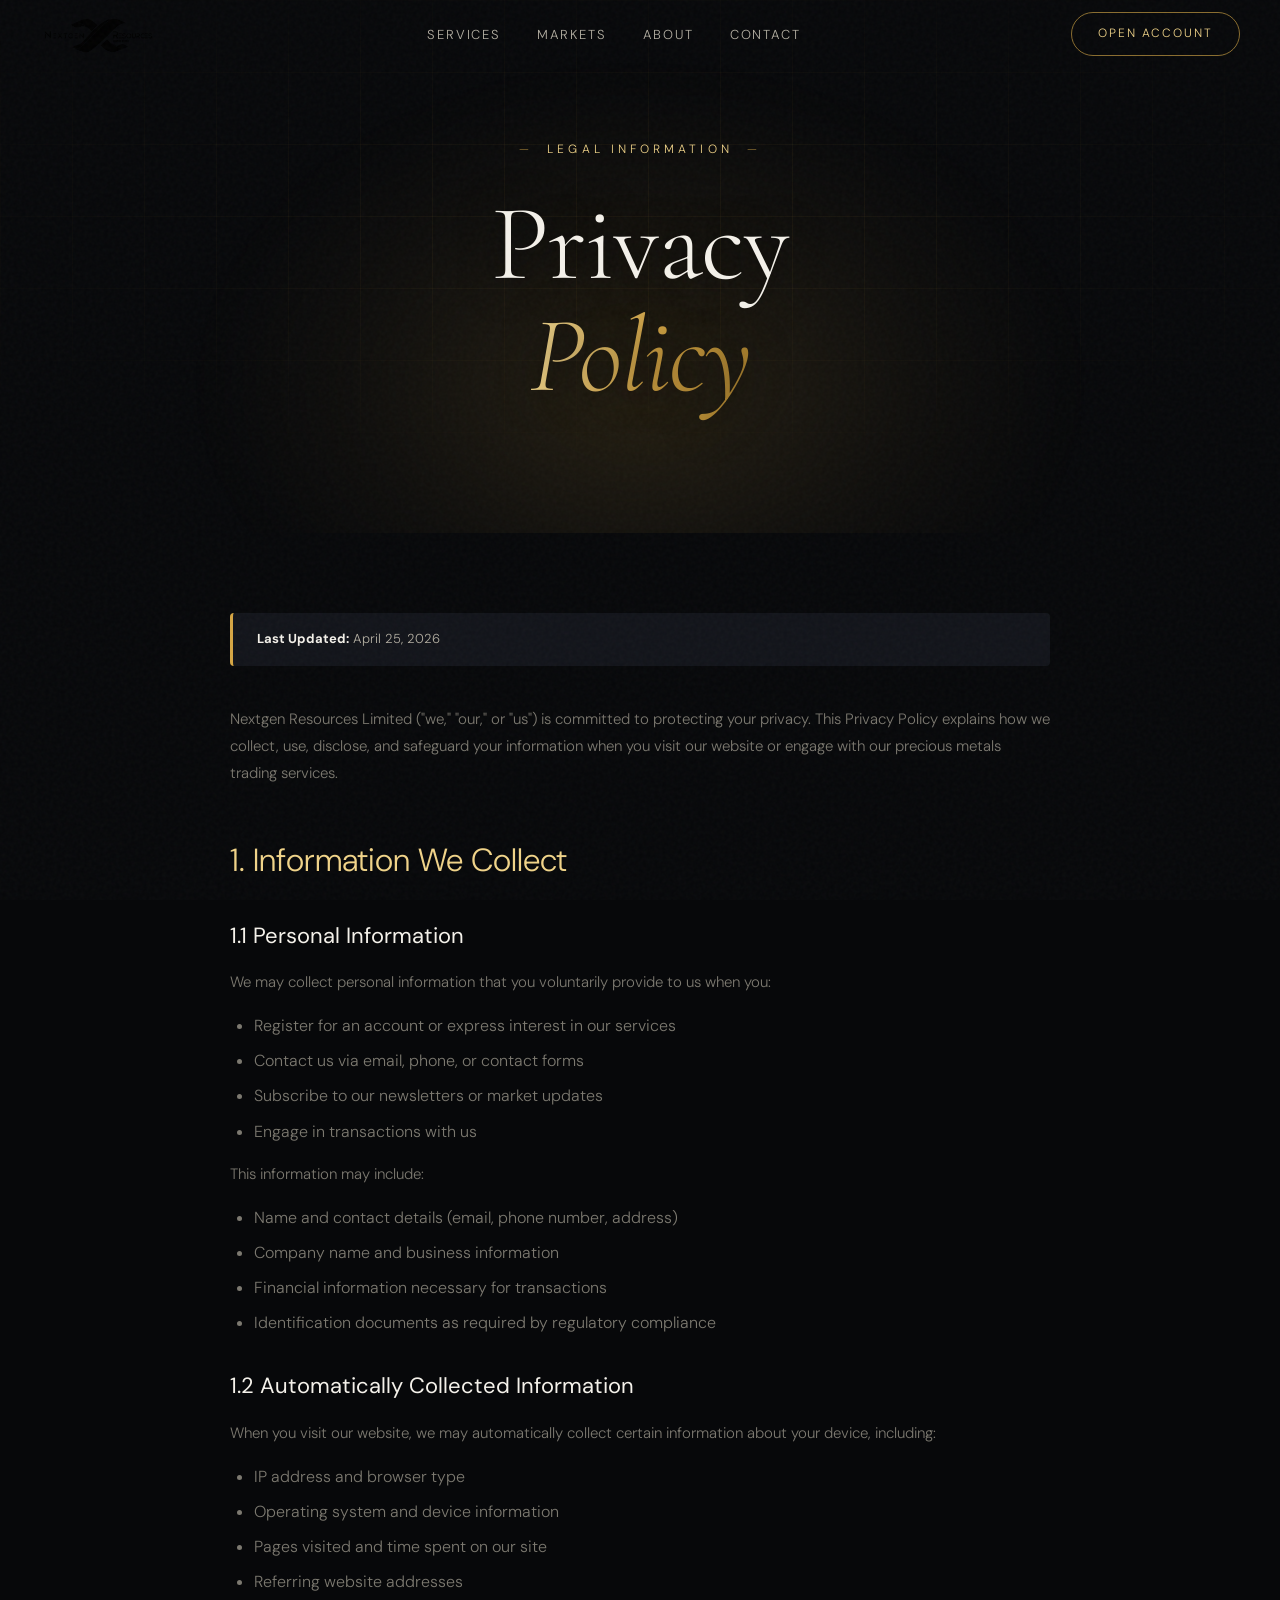
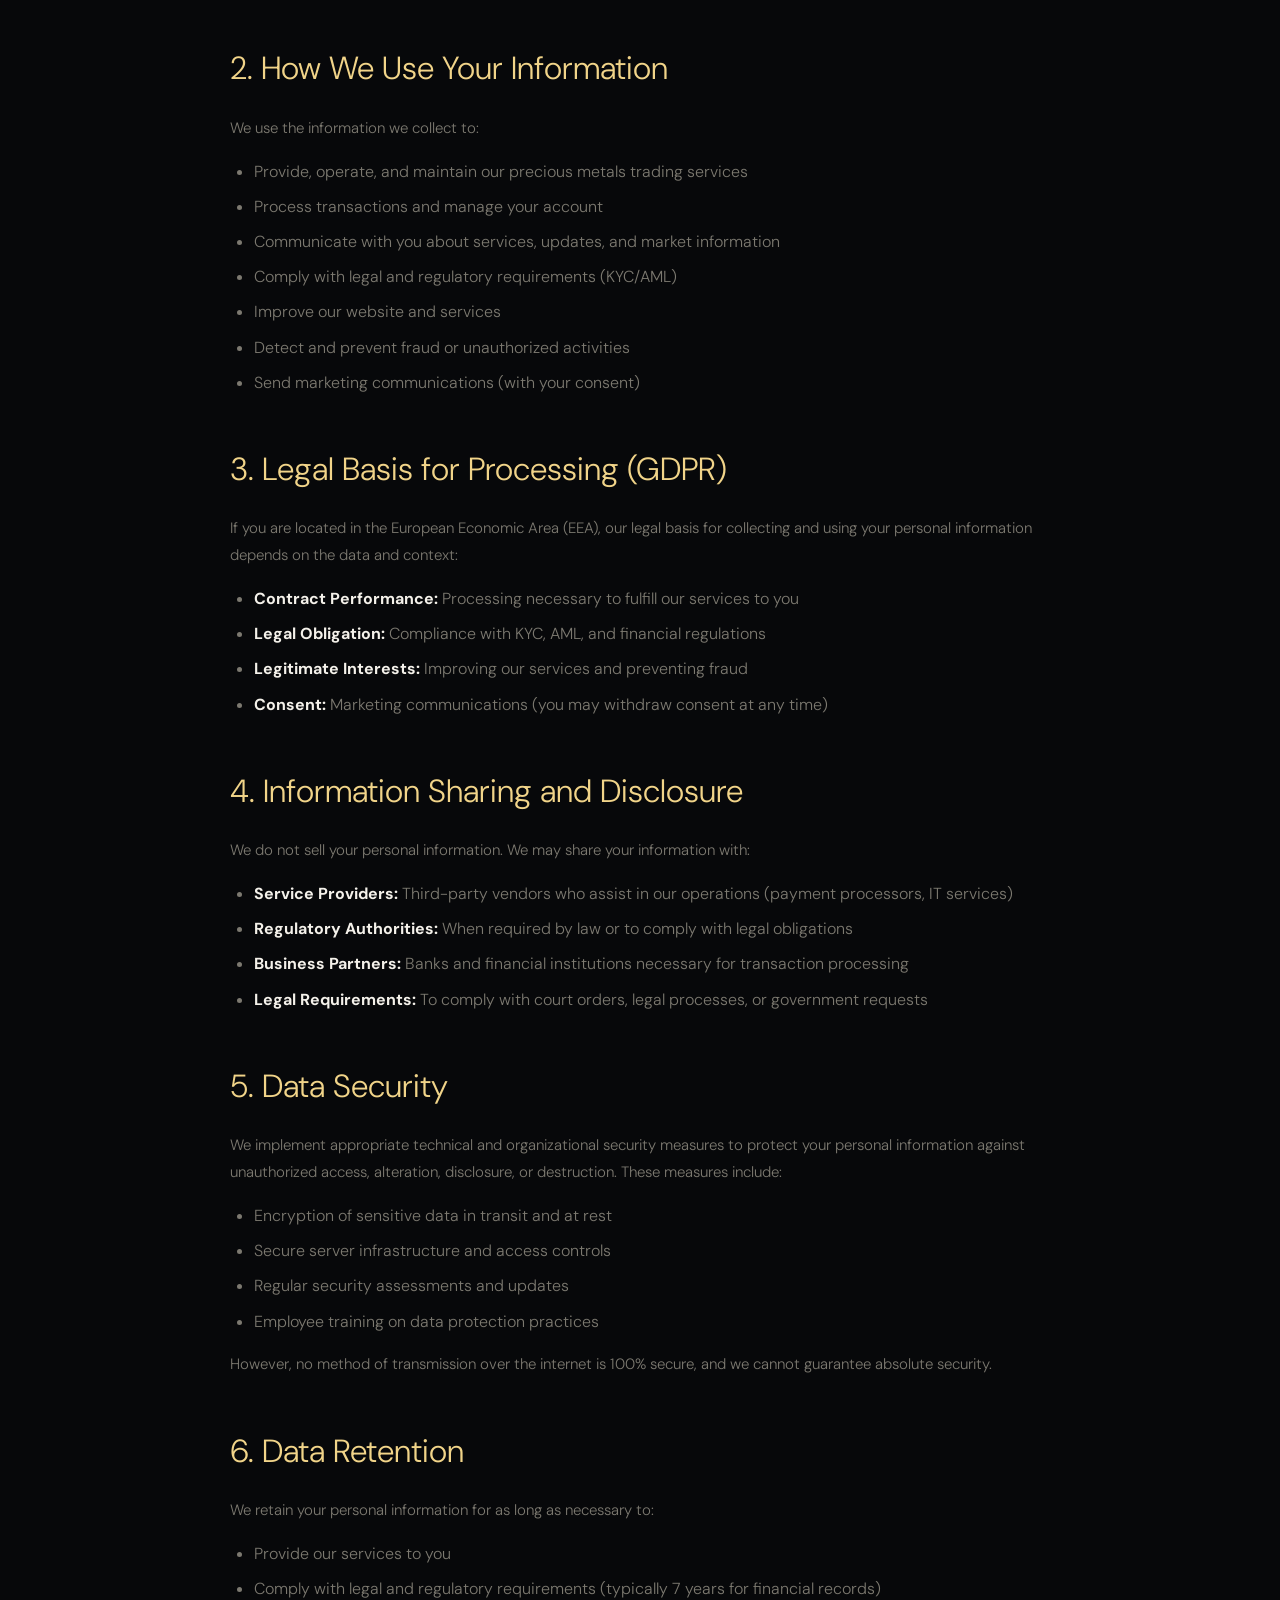
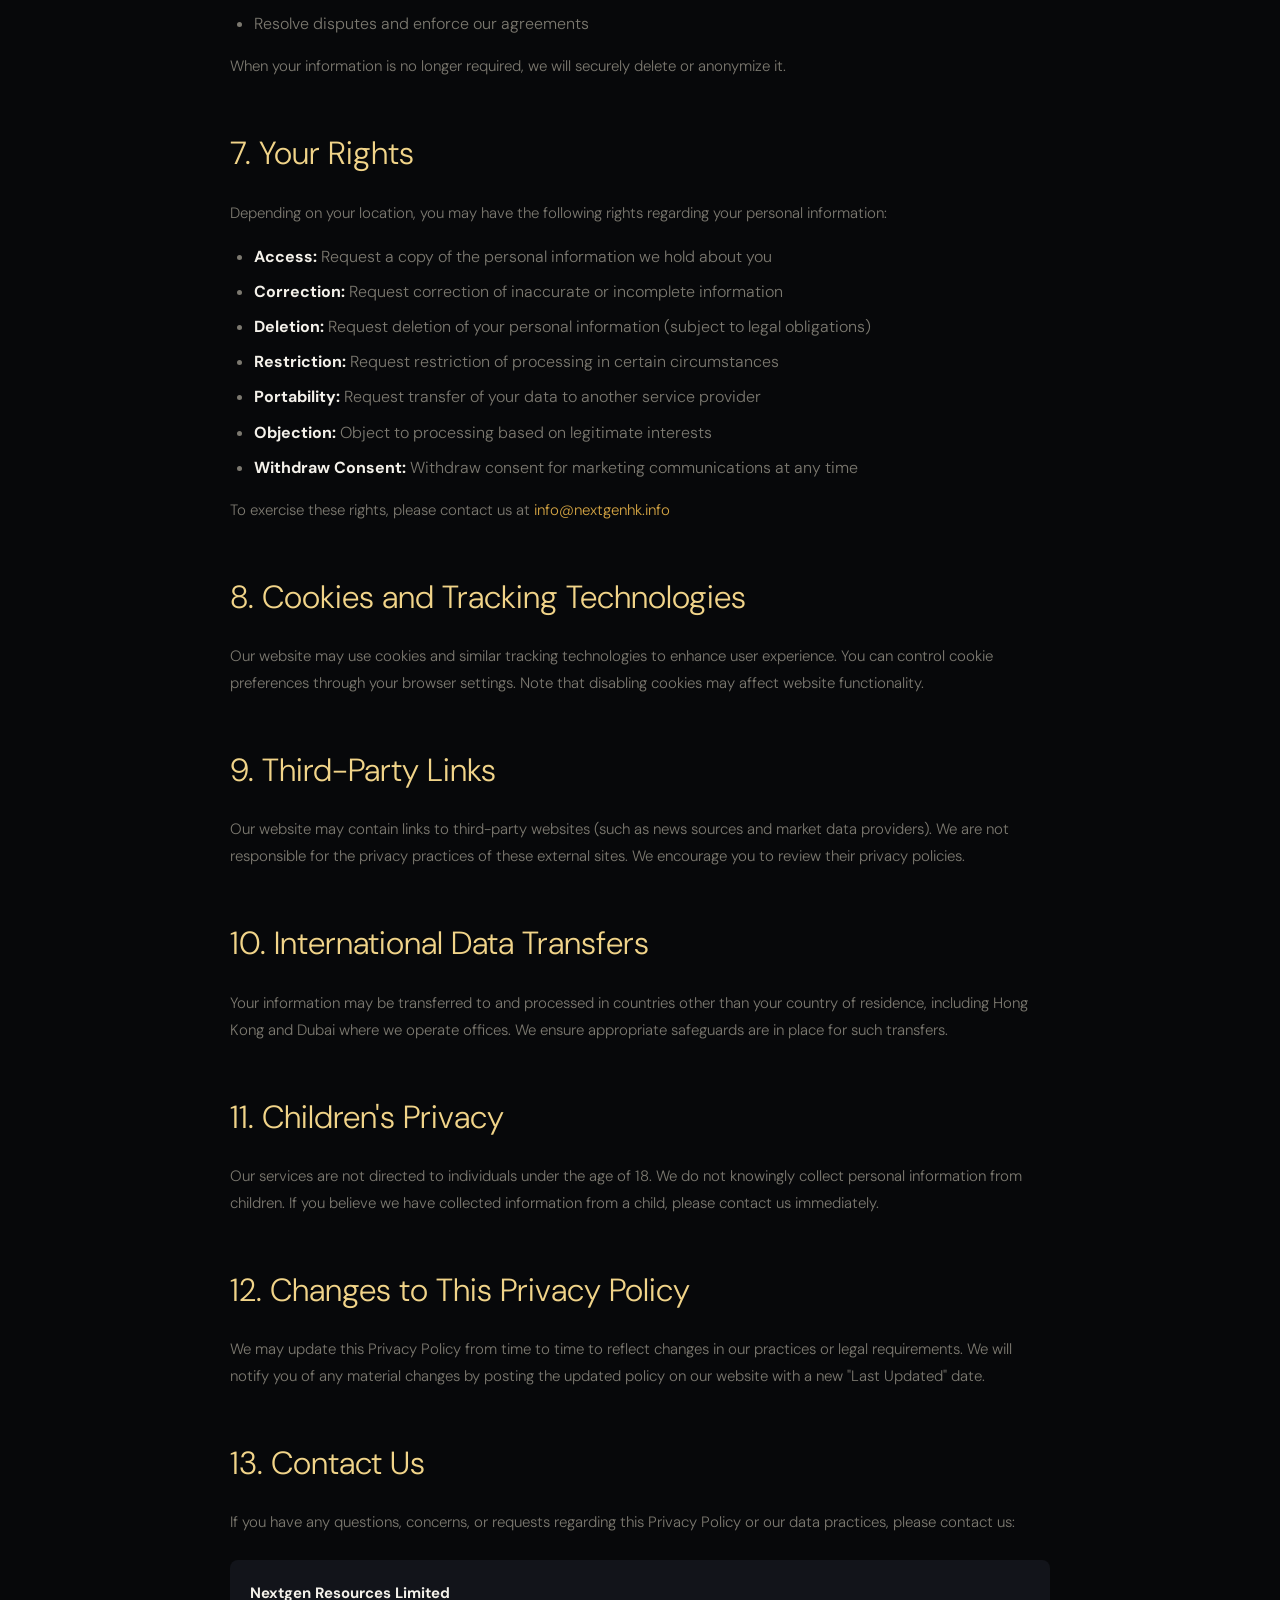
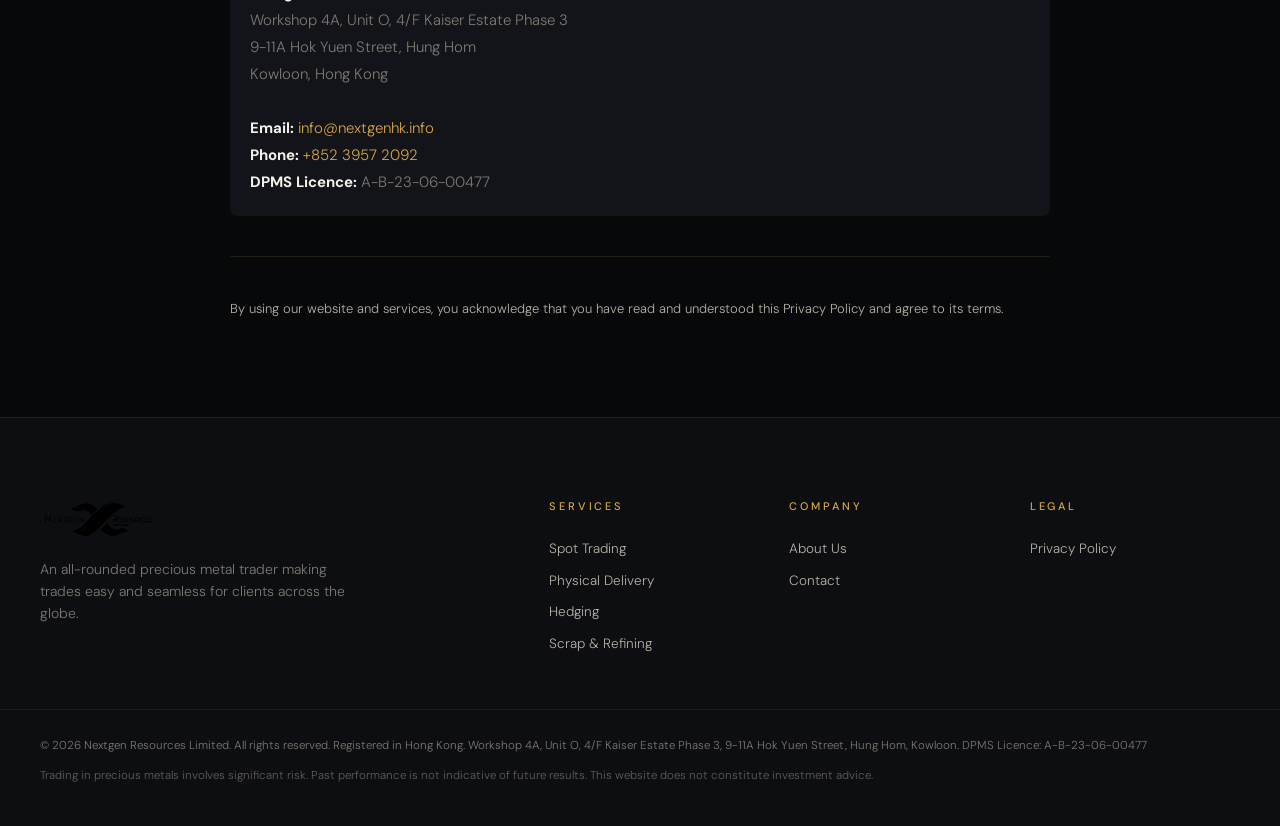
<file: privacy-policy.html>
<!DOCTYPE html>
<html lang="en">
<head>
  <meta charset="UTF-8" />
  <meta name="viewport" content="width=device-width, initial-scale=1.0" />
  <title>Privacy Policy — Nextgen Resources</title>
  <link rel="preconnect" href="https://fonts.googleapis.com" />
  <link rel="preconnect" href="https://fonts.gstatic.com" crossorigin />
  <link href="https://fonts.googleapis.com/css2?family=Cormorant+Garamond:ital,wght@0,300;0,400;0,600;1,300;1,400&family=DM+Sans:wght@300;400;500&display=swap" rel="stylesheet" />
  <link rel="stylesheet" href="style.css" />
  <style>
    .privacy-hero {
      min-height: 40vh;
      padding-top: 140px;
    }
    .privacy-content {
      max-width: 900px;
      margin: 0 auto;
      padding: 80px 40px;
    }
    .privacy-content h2 {
      font-size: 32px;
      font-weight: 300;
      color: var(--gold-light);
      margin: 48px 0 20px 0;
    }
    .privacy-content h3 {
      font-size: 22px;
      font-weight: 400;
      color: var(--text);
      margin: 32px 0 16px 0;
    }
    .privacy-content p {
      font-size: 15px;
      line-height: 1.8;
      color: var(--text-muted);
      margin-bottom: 16px;
    }
    .privacy-content ul {
      margin: 16px 0 16px 24px;
      color: var(--text-muted);
    }
    .privacy-content li {
      margin-bottom: 8px;
      line-height: 1.7;
    }
    .privacy-content strong {
      color: var(--text);
    }
    .last-updated {
      font-size: 13px;
      color: var(--text-dim);
      margin-bottom: 40px;
      padding: 16px 24px;
      background: var(--dark-3);
      border-left: 3px solid var(--gold);
      border-radius: 4px;
    }
    /* This page has no live ticker bar, so pin the nav to the very top */
    .nav { top: 0; }
  </style>
</head>
<body>

  <!-- NAV -->
  <nav class="nav" id="nav">
    <div class="nav-inner">
      <a href="index.html" class="logo">
        <img src="NG_Logo.png" alt="Nextgen Resources" class="logo-img" />
      </a>
      <ul class="nav-links">
        <li><a href="index.html#services">Services</a></li>
        <li><a href="index.html#markets">Markets</a></li>
        <li><a href="index.html#about">About</a></li>
        <li><a href="index.html#contact">Contact</a></li>
      </ul>
      <a href="index.html#contact" class="btn-nav">Open Account</a>
      <button class="hamburger" id="hamburger" aria-label="Menu">
        <span></span><span></span><span></span>
      </button>
    </div>
  </nav>

  <!-- HERO -->
  <section class="hero privacy-hero">
    <div class="hero-bg">
      <div class="hero-grid"></div>
      <div class="hero-glow"></div>
    </div>
    <div class="hero-content">
      <div class="hero-tag">Legal Information</div>
      <h1 class="hero-title">Privacy<br/><em>Policy</em></h1>
    </div>
  </section>

  <!-- PRIVACY CONTENT -->
  <section style="background: var(--dark);">
    <div class="privacy-content">
      <div class="last-updated">
        <strong>Last Updated:</strong> April 25, 2026
      </div>

      <p>Nextgen Resources Limited ("we," "our," or "us") is committed to protecting your privacy. This Privacy Policy explains how we collect, use, disclose, and safeguard your information when you visit our website or engage with our precious metals trading services.</p>

      <h2>1. Information We Collect</h2>
      
      <h3>1.1 Personal Information</h3>
      <p>We may collect personal information that you voluntarily provide to us when you:</p>
      <ul>
        <li>Register for an account or express interest in our services</li>
        <li>Contact us via email, phone, or contact forms</li>
        <li>Subscribe to our newsletters or market updates</li>
        <li>Engage in transactions with us</li>
      </ul>
      <p>This information may include:</p>
      <ul>
        <li>Name and contact details (email, phone number, address)</li>
        <li>Company name and business information</li>
        <li>Financial information necessary for transactions</li>
        <li>Identification documents as required by regulatory compliance</li>
      </ul>

      <h3>1.2 Automatically Collected Information</h3>
      <p>When you visit our website, we may automatically collect certain information about your device, including:</p>
      <ul>
        <li>IP address and browser type</li>
        <li>Operating system and device information</li>
        <li>Pages visited and time spent on our site</li>
        <li>Referring website addresses</li>
      </ul>

      <h2>2. How We Use Your Information</h2>
      <p>We use the information we collect to:</p>
      <ul>
        <li>Provide, operate, and maintain our precious metals trading services</li>
        <li>Process transactions and manage your account</li>
        <li>Communicate with you about services, updates, and market information</li>
        <li>Comply with legal and regulatory requirements (KYC/AML)</li>
        <li>Improve our website and services</li>
        <li>Detect and prevent fraud or unauthorized activities</li>
        <li>Send marketing communications (with your consent)</li>
      </ul>

      <h2>3. Legal Basis for Processing (GDPR)</h2>
      <p>If you are located in the European Economic Area (EEA), our legal basis for collecting and using your personal information depends on the data and context:</p>
      <ul>
        <li><strong>Contract Performance:</strong> Processing necessary to fulfill our services to you</li>
        <li><strong>Legal Obligation:</strong> Compliance with KYC, AML, and financial regulations</li>
        <li><strong>Legitimate Interests:</strong> Improving our services and preventing fraud</li>
        <li><strong>Consent:</strong> Marketing communications (you may withdraw consent at any time)</li>
      </ul>

      <h2>4. Information Sharing and Disclosure</h2>
      <p>We do not sell your personal information. We may share your information with:</p>
      <ul>
        <li><strong>Service Providers:</strong> Third-party vendors who assist in our operations (payment processors, IT services)</li>
        <li><strong>Regulatory Authorities:</strong> When required by law or to comply with legal obligations</li>
        <li><strong>Business Partners:</strong> Banks and financial institutions necessary for transaction processing</li>
        <li><strong>Legal Requirements:</strong> To comply with court orders, legal processes, or government requests</li>
      </ul>

      <h2>5. Data Security</h2>
      <p>We implement appropriate technical and organizational security measures to protect your personal information against unauthorized access, alteration, disclosure, or destruction. These measures include:</p>
      <ul>
        <li>Encryption of sensitive data in transit and at rest</li>
        <li>Secure server infrastructure and access controls</li>
        <li>Regular security assessments and updates</li>
        <li>Employee training on data protection practices</li>
      </ul>
      <p>However, no method of transmission over the internet is 100% secure, and we cannot guarantee absolute security.</p>

      <h2>6. Data Retention</h2>
      <p>We retain your personal information for as long as necessary to:</p>
      <ul>
        <li>Provide our services to you</li>
        <li>Comply with legal and regulatory requirements (typically 7 years for financial records)</li>
        <li>Resolve disputes and enforce our agreements</li>
      </ul>
      <p>When your information is no longer required, we will securely delete or anonymize it.</p>

      <h2>7. Your Rights</h2>
      <p>Depending on your location, you may have the following rights regarding your personal information:</p>
      <ul>
        <li><strong>Access:</strong> Request a copy of the personal information we hold about you</li>
        <li><strong>Correction:</strong> Request correction of inaccurate or incomplete information</li>
        <li><strong>Deletion:</strong> Request deletion of your personal information (subject to legal obligations)</li>
        <li><strong>Restriction:</strong> Request restriction of processing in certain circumstances</li>
        <li><strong>Portability:</strong> Request transfer of your data to another service provider</li>
        <li><strong>Objection:</strong> Object to processing based on legitimate interests</li>
        <li><strong>Withdraw Consent:</strong> Withdraw consent for marketing communications at any time</li>
      </ul>
      <p>To exercise these rights, please contact us at <a href="mailto:info@nextgenhk.info" style="color: var(--gold);">info@nextgenhk.info</a></p>

      <h2>8. Cookies and Tracking Technologies</h2>
      <p>Our website may use cookies and similar tracking technologies to enhance user experience. You can control cookie preferences through your browser settings. Note that disabling cookies may affect website functionality.</p>

      <h2>9. Third-Party Links</h2>
      <p>Our website may contain links to third-party websites (such as news sources and market data providers). We are not responsible for the privacy practices of these external sites. We encourage you to review their privacy policies.</p>

      <h2>10. International Data Transfers</h2>
      <p>Your information may be transferred to and processed in countries other than your country of residence, including Hong Kong and Dubai where we operate offices. We ensure appropriate safeguards are in place for such transfers.</p>

      <h2>11. Children's Privacy</h2>
      <p>Our services are not directed to individuals under the age of 18. We do not knowingly collect personal information from children. If you believe we have collected information from a child, please contact us immediately.</p>

      <h2>12. Changes to This Privacy Policy</h2>
      <p>We may update this Privacy Policy from time to time to reflect changes in our practices or legal requirements. We will notify you of any material changes by posting the updated policy on our website with a new "Last Updated" date.</p>

      <h2>13. Contact Us</h2>
      <p>If you have any questions, concerns, or requests regarding this Privacy Policy or our data practices, please contact us:</p>
      <p style="margin-top: 24px; padding: 20px; background: var(--dark-3); border-radius: 8px;">
        <strong>Nextgen Resources Limited</strong><br/>
        Workshop 4A, Unit O, 4/F Kaiser Estate Phase 3<br/>
        9-11A Hok Yuen Street, Hung Hom<br/>
        Kowloon, Hong Kong<br/><br/>
        <strong>Email:</strong> <a href="mailto:info@nextgenhk.info" style="color: var(--gold);">info@nextgenhk.info</a><br/>
        <strong>Phone:</strong> <a href="tel:+85239572092" style="color: var(--gold);">+852 3957 2092</a><br/>
        <strong>DPMS Licence:</strong> A-B-23-06-00477
      </p>

      <p style="margin-top: 40px; padding-top: 40px; border-top: 1px solid var(--line); font-size: 13px; color: var(--text-dim);">
        By using our website and services, you acknowledge that you have read and understood this Privacy Policy and agree to its terms.
      </p>
    </div>
  </section>

  <!-- FOOTER -->
  <footer class="footer">
    <div class="footer-inner">
      <div class="footer-brand">
        <a href="index.html" class="logo">
          <img src="NG_Logo.png" alt="Nextgen Resources" class="logo-img" />
        </a>
        <p>An all-rounded precious metal trader making trades easy and seamless for clients across the globe.</p>
      </div>
      <div class="footer-links">
        <div class="footer-col">
          <h5>Services</h5>
          <a href="index.html#services">Spot Trading</a>
          <a href="index.html#services">Physical Delivery</a>
          <a href="index.html#services">Hedging</a>
          <a href="index.html#services">Scrap & Refining</a>
        </div>
        <div class="footer-col">
          <h5>Company</h5>
          <a href="index.html#about">About Us</a>
          <a href="index.html#contact">Contact</a>
        </div>
        <div class="footer-col">
          <h5>Legal</h5>
          <a href="privacy-policy.html">Privacy Policy</a>
        </div>
      </div>
    </div>
    <div class="footer-bottom">
      <p>© 2026 Nextgen Resources Limited. All rights reserved. Registered in Hong Kong. Workshop 4A, Unit O, 4/F Kaiser Estate Phase 3, 9-11A Hok Yuen Street, Hung Hom, Kowloon. DPMS Licence: A-B-23-06-00477</p>
      <p class="disclaimer">Trading in precious metals involves significant risk. Past performance is not indicative of future results. This website does not constitute investment advice.</p>
    </div>
  </footer>

  <script src="script.js"></script>
</body>
</html>
</file>
<file: style.css>
/* ============================================================
   NEXTGEN RESOURCES — Dark / Gold Editorial Redesign
   ============================================================ */

:root {
  --dark:        #07080a;
  --dark-2:      #0c0e12;
  --dark-3:      #12141a;
  --dark-4:      #1a1d24;
  --mid:         #2e2e36;
  --line:        rgba(214, 178, 94, 0.12);
  --line-soft:   rgba(255, 255, 255, 0.06);
  --gold:        #d6a644;
  --gold-light:  #f1d489;
  --gold-dim:    #8a6d2f;
  --text:        #f4f1ea;
  --text-dim:    #b6b1a4;
  --text-muted:  #7c7970;
  --up:          #3ddc97;
  --down:        #ff5c5c;
  --serif:       'Fraunces', 'Cormorant Garamond', Georgia, serif;
  --sans:        'Space Grotesk', 'DM Sans', -apple-system, sans-serif;
  --ease:        cubic-bezier(0.22, 1, 0.36, 1);
  --nav-h:       68px;
  --ticker-h:    34px;
}

* { margin: 0; padding: 0; box-sizing: border-box; }

html { scroll-behavior: smooth; }

body {
  background: var(--dark);
  color: var(--text);
  font-family: var(--sans);
  font-weight: 300;
  line-height: 1.6;
  overflow-x: hidden;
  -webkit-font-smoothing: antialiased;
}

/* film grain overlay */
body::after {
  content: '';
  position: fixed;
  inset: 0;
  pointer-events: none;
  z-index: 9000;
  opacity: 0.035;
  background-image: url("data:image/svg+xml,%3Csvg viewBox='0 0 256 256' xmlns='http://www.w3.org/2000/svg'%3E%3Cfilter id='n'%3E%3CfeTurbulence type='fractalNoise' baseFrequency='0.9' numOctaves='2'/%3E%3C/filter%3E%3Crect width='100%25' height='100%25' filter='url(%23n)'/%3E%3C/svg%3E");
}

::selection { background: var(--gold); color: var(--dark); }

::-webkit-scrollbar { width: 10px; }
::-webkit-scrollbar-track { background: var(--dark); }
::-webkit-scrollbar-thumb { background: #2a2c33; border-radius: 5px; }
::-webkit-scrollbar-thumb:hover { background: var(--gold-dim); }

a { color: inherit; text-decoration: none; }
img { max-width: 100%; display: block; }
section { position: relative; }
[id] { scroll-margin-top: calc(var(--nav-h) + var(--ticker-h) + 16px); }

em {
  font-style: italic;
  background: linear-gradient(105deg, var(--gold-light) 10%, var(--gold) 55%, #a87f2c 95%);
  -webkit-background-clip: text;
  background-clip: text;
  -webkit-text-fill-color: transparent;
  color: var(--gold);
}

.arr { display: inline-block; transition: transform 0.3s var(--ease); }
a:hover .arr { transform: translateX(5px); }

/* ============ CURSOR ============ */
.cursor-dot, .cursor-ring {
  position: fixed; top: 0; left: 0;
  pointer-events: none;
  border-radius: 50%;
  z-index: 9500;
  opacity: 0;
}
.cursor-dot {
  width: 6px; height: 6px;
  background: var(--gold-light);
  transform: translate(-50%, -50%);
}
.cursor-ring {
  width: 34px; height: 34px;
  border: 1px solid rgba(214, 166, 68, 0.5);
  transform: translate(-50%, -50%);
  transition: width 0.25s var(--ease), height 0.25s var(--ease), border-color 0.25s;
}
.cursor-ring.is-hover {
  width: 56px; height: 56px;
  border-color: var(--gold-light);
}

/* ============ SCROLL PROGRESS ============ */
.progress-bar {
  position: fixed;
  top: 0; left: 0;
  height: 2px; width: 0%;
  background: linear-gradient(90deg, var(--gold-dim), var(--gold-light));
  z-index: 1300;
}

/* ============ TICKER ============ */
.ticker {
  position: fixed;
  top: 0; left: 0; right: 0;
  height: var(--ticker-h);
  display: flex;
  align-items: center;
  gap: 18px;
  padding: 0 24px;
  background: rgba(7, 8, 10, 0.92);
  backdrop-filter: blur(12px);
  -webkit-backdrop-filter: blur(12px);
  border-bottom: 1px solid var(--line-soft);
  z-index: 1200;
  font-size: 11px;
  letter-spacing: 0.08em;
}
.ticker-live {
  display: flex;
  align-items: center;
  gap: 7px;
  color: var(--gold-light);
  font-weight: 600;
  letter-spacing: 0.22em;
  flex-shrink: 0;
}
.ticker-scroll {
  display: flex;
  gap: 36px;
  overflow-x: auto;
  scrollbar-width: none;
  white-space: nowrap;
}
.ticker-scroll::-webkit-scrollbar { display: none; }
.tick { color: var(--text-muted); }
.tick b { color: var(--text-dim); font-weight: 500; margin-right: 4px; }
.tick-px {
  color: var(--gold-light);
  font-weight: 500;
  font-variant-numeric: tabular-nums;
  margin-left: 4px;
}
.status-dot {
  width: 7px; height: 7px;
  border-radius: 50%;
  background: var(--up);
  display: inline-block;
  animation: pulse 2s infinite;
}
@keyframes pulse {
  0%, 100% { box-shadow: 0 0 0 0 rgba(61, 220, 151, 0.5); }
  50%      { box-shadow: 0 0 0 5px rgba(61, 220, 151, 0); }
}

/* ============ NAV ============ */
.nav {
  position: fixed;
  top: var(--ticker-h); left: 0; right: 0;
  z-index: 1100;
  transition: background 0.4s, border-color 0.4s;
  border-bottom: 1px solid transparent;
}
.nav.scrolled {
  background: rgba(9, 10, 13, 0.85);
  backdrop-filter: blur(16px);
  -webkit-backdrop-filter: blur(16px);
  border-bottom-color: var(--line);
}
.nav-inner {
  max-width: 1320px;
  margin: 0 auto;
  height: var(--nav-h);
  padding: 0 40px;
  display: flex;
  align-items: center;
  justify-content: space-between;
  gap: 24px;
}
.logo-img { height: 40px; width: auto; }
.nav-links {
  display: flex;
  gap: 36px;
  list-style: none;
}
.nav-links a {
  font-size: 13px;
  letter-spacing: 0.14em;
  text-transform: uppercase;
  color: var(--text-dim);
  position: relative;
  padding: 6px 0;
  transition: color 0.3s;
}
.nav-links a::after {
  content: '';
  position: absolute;
  left: 0; bottom: 0;
  width: 100%; height: 1px;
  background: var(--gold);
  transform: scaleX(0);
  transform-origin: right;
  transition: transform 0.4s var(--ease);
}
.nav-links a:hover { color: var(--gold-light); }
.nav-links a:hover::after { transform: scaleX(1); transform-origin: left; }

.btn-nav {
  font-size: 12px;
  letter-spacing: 0.16em;
  text-transform: uppercase;
  color: var(--gold-light);
  border: 1px solid var(--gold-dim);
  padding: 11px 26px;
  border-radius: 100px;
  transition: all 0.35s var(--ease);
  white-space: nowrap;
}
.btn-nav:hover {
  background: var(--gold);
  border-color: var(--gold);
  color: var(--dark);
  box-shadow: 0 0 32px rgba(214, 166, 68, 0.35);
}

.hamburger {
  display: none;
  flex-direction: column;
  gap: 5px;
  background: none;
  border: 0;
  cursor: pointer;
  padding: 8px;
}
.hamburger span {
  width: 24px; height: 1.5px;
  background: var(--text);
  transition: all 0.3s var(--ease);
}
.hamburger.open span:nth-child(1) { transform: translateY(6.5px) rotate(45deg); }
.hamburger.open span:nth-child(2) { opacity: 0; }
.hamburger.open span:nth-child(3) { transform: translateY(-6.5px) rotate(-45deg); }

/* ============ BUTTONS ============ */
.btn-primary {
  display: inline-block;
  background: linear-gradient(120deg, var(--gold-light), var(--gold) 60%, #b8892f);
  color: #16120a;
  font-family: var(--sans);
  font-weight: 600;
  font-size: 13px;
  letter-spacing: 0.14em;
  text-transform: uppercase;
  padding: 17px 40px;
  border-radius: 100px;
  border: 0;
  cursor: pointer;
  transition: all 0.35s var(--ease);
  box-shadow: 0 4px 24px rgba(214, 166, 68, 0.2);
}
.btn-primary:hover {
  transform: translateY(-2px);
  box-shadow: 0 10px 40px rgba(214, 166, 68, 0.4);
}
.btn-primary.full { width: 100%; }
.btn-ghost {
  display: inline-block;
  font-size: 13px;
  letter-spacing: 0.14em;
  text-transform: uppercase;
  color: var(--text-dim);
  padding: 17px 34px;
  border: 1px solid var(--line-soft);
  border-radius: 100px;
  transition: all 0.35s var(--ease);
}
.btn-ghost:hover {
  border-color: var(--gold-dim);
  color: var(--gold-light);
}

/* ============ HERO ============ */
.hero {
  position: relative;
  min-height: 100vh;
  min-height: 100svh;
  display: flex;
  align-items: center;
  justify-content: center;
  text-align: center;
  overflow: hidden;
  padding: calc(var(--nav-h) + var(--ticker-h) + 40px) 24px 90px;
}
.hero-bg { position: absolute; inset: 0; z-index: 0; }
.hero-grid {
  position: absolute; inset: 0;
  background-image:
    linear-gradient(rgba(214, 166, 68, 0.05) 1px, transparent 1px),
    linear-gradient(90deg, rgba(214, 166, 68, 0.05) 1px, transparent 1px);
  background-size: 72px 72px;
  mask-image: radial-gradient(ellipse 90% 70% at 50% 40%, black 20%, transparent 75%);
  -webkit-mask-image: radial-gradient(ellipse 90% 70% at 50% 40%, black 20%, transparent 75%);
}
.hero-glow {
  position: absolute;
  top: 12%; left: 50%;
  width: 900px; height: 640px;
  max-width: 100vw;
  transform: translateX(-50%);
  background: radial-gradient(ellipse at center, rgba(214, 166, 68, 0.14) 0%, rgba(214, 166, 68, 0.04) 45%, transparent 70%);
  filter: blur(20px);
}
.hero-canvas {
  position: absolute;
  inset: 0;
  z-index: 1;
  width: 100%;
  height: 100%;
  cursor: grab;
  touch-action: pan-y;
}
.hero-canvas.grabbing { cursor: grabbing; }

.hero-content {
  position: relative;
  z-index: 2;
  max-width: 980px;
  pointer-events: none;
}
.hero-content a { pointer-events: auto; }

.hero-tag {
  font-size: 12px;
  letter-spacing: 0.34em;
  text-transform: uppercase;
  color: var(--gold-light);
  margin-bottom: 30px;
}
.hero-tag::before, .hero-tag::after {
  content: '—';
  color: var(--gold-dim);
  margin: 0 14px;
}
.hero-title {
  font-family: var(--serif);
  font-weight: 300;
  font-size: clamp(48px, 8.4vw, 110px);
  line-height: 1.04;
  letter-spacing: -0.015em;
  margin-bottom: 30px;
  text-wrap: balance;
  text-shadow: 0 2px 40px rgba(7, 8, 10, 0.9);
}
.hero-sub {
  max-width: 620px;
  margin: 0 auto 44px;
  color: var(--text-dim);
  font-size: 16.5px;
  line-height: 1.75;
  text-shadow: 0 1px 18px rgba(7, 8, 10, 0.95), 0 0 36px rgba(7, 8, 10, 0.8);
}
.hero-cta {
  display: flex;
  gap: 18px;
  justify-content: center;
  flex-wrap: wrap;
}

.hero-hint {
  position: absolute;
  bottom: 96px; right: 48px;
  z-index: 2;
  font-size: 11px;
  letter-spacing: 0.22em;
  text-transform: uppercase;
  color: var(--text-muted);
  display: flex;
  align-items: center;
  gap: 10px;
  opacity: 0;
  transition: opacity 1s 1.2s;
  pointer-events: none;
}
.hero-hint.show { opacity: 1; }
.hint-icon {
  font-size: 18px;
  color: var(--gold-dim);
  animation: spin-slow 7s linear infinite;
  display: inline-block;
}
@keyframes spin-slow { to { transform: rotate(360deg); } }

.hero-scroll {
  position: absolute;
  bottom: 36px; left: 50%;
  transform: translateX(-50%);
  z-index: 2;
  width: 22px; height: 38px;
  border: 1px solid var(--gold-dim);
  border-radius: 12px;
  pointer-events: none;
}
.hero-scroll span {
  position: absolute;
  top: 7px; left: 50%;
  width: 3px; height: 7px;
  margin-left: -1.5px;
  border-radius: 2px;
  background: var(--gold);
  animation: scroll-cue 2s var(--ease) infinite;
}
@keyframes scroll-cue {
  0%   { transform: translateY(0); opacity: 1; }
  70%  { transform: translateY(13px); opacity: 0; }
  100% { transform: translateY(0); opacity: 0; }
}

/* hero entrance */
.reveal-up {
  opacity: 0;
  transform: translateY(34px);
  animation: rise 1.1s var(--ease) forwards;
}
.reveal-up.d1 { animation-delay: 0.15s; }
.reveal-up.d2 { animation-delay: 0.3s; }
.reveal-up.d3 { animation-delay: 0.45s; }
@keyframes rise { to { opacity: 1; transform: none; } }

/* ============ MARQUEE ============ */
.marquee {
  border-top: 1px solid var(--line);
  border-bottom: 1px solid var(--line);
  background: var(--dark-2);
  overflow: hidden;
  padding: 18px 0;
}
.marquee-track {
  display: flex;
  align-items: center;
  gap: 44px;
  width: max-content;
  animation: marquee 36s linear infinite;
}
.marquee-track span {
  font-family: var(--serif);
  font-style: italic;
  font-size: 22px;
  color: var(--text-muted);
  white-space: nowrap;
  padding-right: 0;
}
.marquee-track i { color: var(--gold-dim); font-size: 10px; font-style: normal; }
@keyframes marquee { to { transform: translateX(calc(-50% - 22px)); } }

/* ============ SECTION SHELL ============ */
.section-inner {
  max-width: 1320px;
  margin: 0 auto;
  padding: 130px 40px;
}
.section-tag {
  display: inline-block;
  font-size: 11px;
  letter-spacing: 0.32em;
  text-transform: uppercase;
  color: var(--gold);
  margin-bottom: 22px;
}
.section-header { margin-bottom: 70px; }
.section-header h2, .why-text h2, .contact-text h2 {
  font-family: var(--serif);
  font-weight: 300;
  font-size: clamp(36px, 4.6vw, 60px);
  line-height: 1.08;
  letter-spacing: -0.01em;
}
.section-note {
  margin-top: 22px;
  max-width: 520px;
  color: var(--text-dim);
  font-size: 15px;
}

/* ============ STATS ============ */
.stats {
  background: var(--dark);
  border-bottom: 1px solid var(--line-soft);
}
.stats-inner {
  max-width: 1320px;
  margin: 0 auto;
  padding: 76px 40px;
  display: grid;
  grid-template-columns: repeat(4, 1fr);
  gap: 40px;
}
.stat { border-left: 1px solid var(--line); padding-left: 28px; }
.stat-num {
  font-family: var(--serif);
  font-size: 58px;
  font-weight: 300;
  line-height: 1;
  color: var(--text);
  display: block;
  font-variant-numeric: tabular-nums;
}
.stat-num em { font-size: 0.62em; }
.stat-unit {
  display: block;
  margin-top: 8px;
  font-size: 12px;
  letter-spacing: 0.24em;
  text-transform: uppercase;
  color: var(--gold-light);
}
.stat-label {
  display: block;
  margin-top: 6px;
  font-size: 12.5px;
  color: var(--text-muted);
}

/* ============ SERVICES ============ */
.services { background: var(--dark); }
.services-grid {
  display: grid;
  grid-template-columns: repeat(3, 1fr);
  gap: 22px;
}
.service-card {
  position: relative;
  background: linear-gradient(160deg, var(--dark-2), var(--dark-3));
  border: 1px solid var(--line-soft);
  border-radius: 18px;
  padding: 40px 34px 34px;
  overflow: hidden;
  transition: border-color 0.4s, transform 0.5s var(--ease), box-shadow 0.5s;
}
.service-card::before {
  content: '';
  position: absolute;
  inset: 0;
  background: radial-gradient(420px circle at var(--mx, 50%) var(--my, 0%), rgba(214, 166, 68, 0.09), transparent 65%);
  opacity: 0;
  transition: opacity 0.4s;
  pointer-events: none;
}
.service-card:hover::before { opacity: 1; }
.service-card:hover {
  border-color: var(--line);
  box-shadow: 0 24px 60px rgba(0, 0, 0, 0.45);
}
.service-card.featured { border-color: var(--gold-dim); }
.service-num {
  position: absolute;
  top: 26px; right: 30px;
  font-family: var(--serif);
  font-style: italic;
  font-size: 15px;
  color: var(--text-muted);
}
.service-icon {
  font-size: 26px;
  color: var(--gold);
  margin-bottom: 24px;
}
.service-card h3 {
  font-family: var(--serif);
  font-weight: 400;
  font-size: 25px;
  margin-bottom: 14px;
}
.service-card p {
  color: var(--text-dim);
  font-size: 14.5px;
  margin-bottom: 20px;
}
.service-card ul {
  list-style: none;
  margin-bottom: 26px;
}
.service-card li {
  font-size: 13.5px;
  color: var(--text-muted);
  padding: 6px 0 6px 20px;
  position: relative;
}
.service-card li::before {
  content: '◆';
  position: absolute;
  left: 0; top: 12px;
  font-size: 7px;
  color: var(--gold-dim);
}
.service-link {
  font-size: 12.5px;
  letter-spacing: 0.16em;
  text-transform: uppercase;
  color: var(--gold-light);
}

/* ============ MARKETS ============ */
.markets {
  background:
    radial-gradient(ellipse 70% 50% at 80% 0%, rgba(214, 166, 68, 0.07), transparent 60%),
    var(--dark-2);
  border-top: 1px solid var(--line-soft);
  border-bottom: 1px solid var(--line-soft);
}
.price-board {
  background: rgba(7, 8, 10, 0.7);
  border: 1px solid var(--line);
  border-radius: 20px;
  backdrop-filter: blur(8px);
  -webkit-backdrop-filter: blur(8px);
  overflow: hidden;
}
.board-top {
  display: flex;
  justify-content: space-between;
  align-items: center;
  flex-wrap: wrap;
  gap: 10px;
  padding: 18px 24px;
  border-bottom: 1px solid var(--line-soft);
  font-size: 12px;
  letter-spacing: 0.1em;
}
.board-status {
  display: flex;
  align-items: center;
  gap: 8px;
  text-transform: uppercase;
  letter-spacing: 0.22em;
  color: var(--gold-light);
  font-weight: 500;
}
.board-updated { color: var(--text-muted); }
.board-updated b { color: var(--text-dim); font-weight: 500; font-variant-numeric: tabular-nums; }

.board-scroll { overflow-x: auto; }
.price-table { min-width: 760px; }
.price-row {
  display: grid;
  grid-template-columns: 2.2fr 1fr 1fr 1.3fr 1.5fr;
  align-items: center;
  gap: 14px;
  padding: 18px 24px;
  border-bottom: 1px solid var(--line-soft);
  font-variant-numeric: tabular-nums;
}
.price-table .price-row:last-child { border-bottom: 0; }
.price-row.header {
  font-size: 10.5px;
  letter-spacing: 0.24em;
  text-transform: uppercase;
  color: var(--text-muted);
  padding: 14px 24px;
}
.instrument b {
  display: block;
  font-weight: 500;
  font-size: 15px;
  color: var(--text);
}
.instrument small {
  font-size: 11.5px;
  color: var(--text-muted);
  letter-spacing: 0.04em;
}
.px {
  font-size: 16px;
  font-weight: 500;
  color: var(--gold-light);
}
.change { font-size: 13px; color: var(--text-muted); }
.change.up   { color: var(--up); }
.change.down { color: var(--down); }
.range { font-size: 12.5px; color: var(--text-muted); }

.board-note {
  padding: 16px 24px 18px;
  font-size: 12px;
  color: var(--text-muted);
  text-align: center;
  border-top: 1px solid var(--line-soft);
}

/* ============ WHY / ABOUT ============ */
.why { background: var(--dark); }
.why-inner {
  display: grid;
  grid-template-columns: 1fr 1.25fr;
  gap: 80px;
  align-items: start;
}
.why-text { position: sticky; top: 140px; }
.why-text p {
  color: var(--text-dim);
  margin-top: 22px;
  font-size: 15.5px;
}
.badges {
  display: flex;
  flex-wrap: wrap;
  gap: 10px;
  margin-top: 34px;
}
.badge {
  font-size: 11.5px;
  letter-spacing: 0.14em;
  text-transform: uppercase;
  color: var(--gold-light);
  border: 1px solid var(--line);
  background: var(--dark-2);
  padding: 9px 18px;
  border-radius: 100px;
}
.why-photo-grid {
  display: grid;
  grid-template-columns: 1.1fr 1fr;
  grid-template-rows: repeat(2, 200px);
  gap: 14px;
  margin-bottom: 44px;
}
.why-photo {
  width: 100%; height: 100%;
  object-fit: cover;
  border-radius: 14px;
  border: 1px solid var(--line-soft);
  filter: saturate(0.85) contrast(1.04);
  transition: transform 0.6s var(--ease), filter 0.6s;
}
.why-photo:hover { transform: scale(1.025); filter: saturate(1.05); }
.why-photo.tall { grid-row: span 2; }
.why-pillars {
  display: grid;
  grid-template-columns: 1fr 1fr;
  gap: 36px 40px;
}
.pillar-num {
  font-family: var(--serif);
  font-style: italic;
  font-size: 15px;
  color: var(--gold);
}
.pillar h4 {
  font-family: var(--serif);
  font-weight: 400;
  font-size: 20px;
  margin: 10px 0 8px;
}
.pillar p { font-size: 13.5px; color: var(--text-muted); }

/* ============ INSIGHTS ============ */
.insights {
  background: var(--dark-2);
  border-top: 1px solid var(--line-soft);
}
.insights-grid {
  display: grid;
  grid-template-columns: repeat(3, 1fr);
  gap: 22px;
}
.insight-card {
  background: var(--dark);
  border: 1px solid var(--line-soft);
  border-radius: 18px;
  padding: 36px 32px;
  transition: border-color 0.4s, transform 0.5s var(--ease), box-shadow 0.5s;
}
.insight-card:hover {
  border-color: var(--line);
  box-shadow: 0 20px 50px rgba(0, 0, 0, 0.4);
}
.news-icon { font-size: 22px; color: var(--gold); margin-bottom: 18px; }
.insight-card h3 {
  font-family: var(--serif);
  font-weight: 400;
  font-size: 22px;
  margin-bottom: 12px;
}
.insight-card p {
  font-size: 14px;
  color: var(--text-dim);
  margin-bottom: 20px;
}
.insight-link {
  font-size: 12px;
  letter-spacing: 0.16em;
  text-transform: uppercase;
  color: var(--gold-light);
}

/* ============ CONTACT ============ */
.contact {
  background:
    radial-gradient(ellipse 60% 50% at 15% 100%, rgba(214, 166, 68, 0.06), transparent 60%),
    var(--dark);
  border-top: 1px solid var(--line-soft);
}
.contact-inner {
  display: grid;
  grid-template-columns: 1fr 1.1fr;
  gap: 80px;
  align-items: start;
}
.contact-text p {
  color: var(--text-dim);
  margin-top: 22px;
  max-width: 460px;
}
.contact-details {
  margin-top: 44px;
  display: grid;
  gap: 26px;
}
.contact-item { display: grid; gap: 5px; font-size: 14.5px; color: var(--text-dim); }
.ci-label {
  font-size: 11px;
  letter-spacing: 0.26em;
  text-transform: uppercase;
  color: var(--gold);
}
.ci-link { transition: color 0.3s; }
.ci-link:hover { color: var(--gold-light); }

.contact-form {
  background: linear-gradient(160deg, var(--dark-2), var(--dark-3));
  border: 1px solid var(--line);
  border-radius: 20px;
  padding: 44px 40px;
}
.form-row {
  display: grid;
  grid-template-columns: 1fr 1fr;
  gap: 18px;
}
.form-group { margin-bottom: 20px; }
.form-group label {
  display: block;
  font-size: 11px;
  letter-spacing: 0.22em;
  text-transform: uppercase;
  color: var(--text-muted);
  margin-bottom: 9px;
}
.form-group input,
.form-group select,
.form-group textarea {
  width: 100%;
  background: rgba(7, 8, 10, 0.6);
  border: 1px solid var(--line-soft);
  border-radius: 10px;
  color: var(--text);
  font-family: var(--sans);
  font-size: 14.5px;
  font-weight: 300;
  padding: 14px 16px;
  outline: none;
  transition: border-color 0.3s, box-shadow 0.3s;
}
.form-group select { appearance: none; cursor: pointer; }
.form-group select option { background: var(--dark-3); color: var(--text); }
.form-group input::placeholder,
.form-group textarea::placeholder { color: #55534b; }
.form-group input:focus,
.form-group select:focus,
.form-group textarea:focus {
  border-color: var(--gold-dim);
  box-shadow: 0 0 0 3px rgba(214, 166, 68, 0.1);
}
.form-group textarea { resize: vertical; min-height: 110px; }
.form-status {
  margin: 0 0 16px;
  font-size: 13px;
  text-align: center;
  min-height: 0;
}
.form-status.ok  { color: var(--up); }
.form-status.err { color: var(--down); }
.form-note {
  margin-top: 18px;
  font-size: 12px;
  color: var(--text-muted);
  text-align: center;
}
.form-note a { color: var(--gold); }
.form-note a:hover { color: var(--gold-light); }

/* ============ FOOTER ============ */
.footer {
  background: var(--dark-2);
  border-top: 1px solid var(--line);
}
.footer-inner {
  max-width: 1320px;
  margin: 0 auto;
  padding: 80px 40px 50px;
  display: grid;
  grid-template-columns: 1.3fr 2fr;
  gap: 60px;
}
.footer-brand p {
  margin-top: 20px;
  max-width: 320px;
  color: var(--text-muted);
  font-size: 14px;
}
.footer-links {
  display: grid;
  grid-template-columns: repeat(3, 1fr);
  gap: 30px;
}
.footer-col h5 {
  font-size: 11px;
  letter-spacing: 0.26em;
  text-transform: uppercase;
  color: var(--gold);
  margin-bottom: 18px;
  font-weight: 500;
}
.footer-col a {
  display: block;
  font-size: 13.5px;
  color: var(--text-dim);
  padding: 5px 0;
  transition: color 0.3s, transform 0.3s var(--ease);
}
.footer-col a:hover { color: var(--gold-light); transform: translateX(4px); }
.footer-bottom {
  max-width: 1320px;
  margin: 0 auto;
  padding: 26px 40px 40px;
  border-top: 1px solid var(--line-soft);
}
.footer-bottom p {
  font-size: 11.5px;
  color: var(--text-muted);
  line-height: 1.7;
}
.footer-bottom .disclaimer { margin-top: 10px; opacity: 0.75; }

/* ============ SCROLL REVEAL ============ */
.reveal {
  opacity: 0;
  transform: translateY(40px);
  transition: opacity 0.9s var(--ease), transform 0.9s var(--ease);
}
.reveal.visible { opacity: 1; transform: none; }

/* ============ REDUCED MOTION ============ */
@media (prefers-reduced-motion: reduce) {
  html { scroll-behavior: auto; }
  *, *::before, *::after {
    animation-duration: 0.01ms !important;
    animation-iteration-count: 1 !important;
    transition-duration: 0.01ms !important;
  }
  .reveal, .reveal-up { opacity: 1; transform: none; }
}

/* ============ RESPONSIVE ============ */
@media (max-width: 1080px) {
  .services-grid, .insights-grid { grid-template-columns: repeat(2, 1fr); }
  .stats-inner { grid-template-columns: repeat(2, 1fr); gap: 48px 32px; }
  .why-inner, .contact-inner { grid-template-columns: 1fr; gap: 56px; }
  .why-text { position: static; }
  .footer-inner { grid-template-columns: 1fr; gap: 44px; }
  .hero-hint { display: none; }
}

@media (max-width: 720px) {
  .nav-inner { padding: 0 22px; }
  .nav-links { display: none; }
  .nav-links.open {
    display: flex;
    flex-direction: column;
    gap: 4px;
    position: absolute;
    top: var(--nav-h);
    left: 0; right: 0;
    background: rgba(9, 10, 13, 0.97);
    backdrop-filter: blur(20px);
    -webkit-backdrop-filter: blur(20px);
    padding: 18px 22px 26px;
    border-bottom: 1px solid var(--line);
  }
  .nav-links.open a { display: block; padding: 12px 0; font-size: 14px; }
  .btn-nav { display: none; }
  .hamburger { display: flex; }

  .section-inner { padding: 90px 22px; }
  .stats-inner { padding: 60px 22px; grid-template-columns: 1fr 1fr; }
  .stat-num { font-size: 42px; }
  .services-grid, .insights-grid { grid-template-columns: 1fr; }
  .form-row { grid-template-columns: 1fr; }
  .contact-form { padding: 32px 24px; }
  .why-photo-grid { grid-template-rows: repeat(2, 140px); }
  .why-pillars { grid-template-columns: 1fr; gap: 28px; }
  .hero { padding-bottom: 130px; }
  .hero-tag { font-size: 10.5px; letter-spacing: 0.22em; }
  .hero-tag::before, .hero-tag::after { content: none; }
  .hero-sub { font-size: 15px; }
  .hero-cta { flex-direction: column; align-items: center; }
  .marquee-track span { font-size: 17px; }
  .ticker { padding: 0 14px; gap: 12px; }
  .footer-links { grid-template-columns: 1fr 1fr; }
}

@media (hover: hover) and (pointer: fine) {
  body.has-cursor .cursor-dot,
  body.has-cursor .cursor-ring { opacity: 1; }
}
</file>
